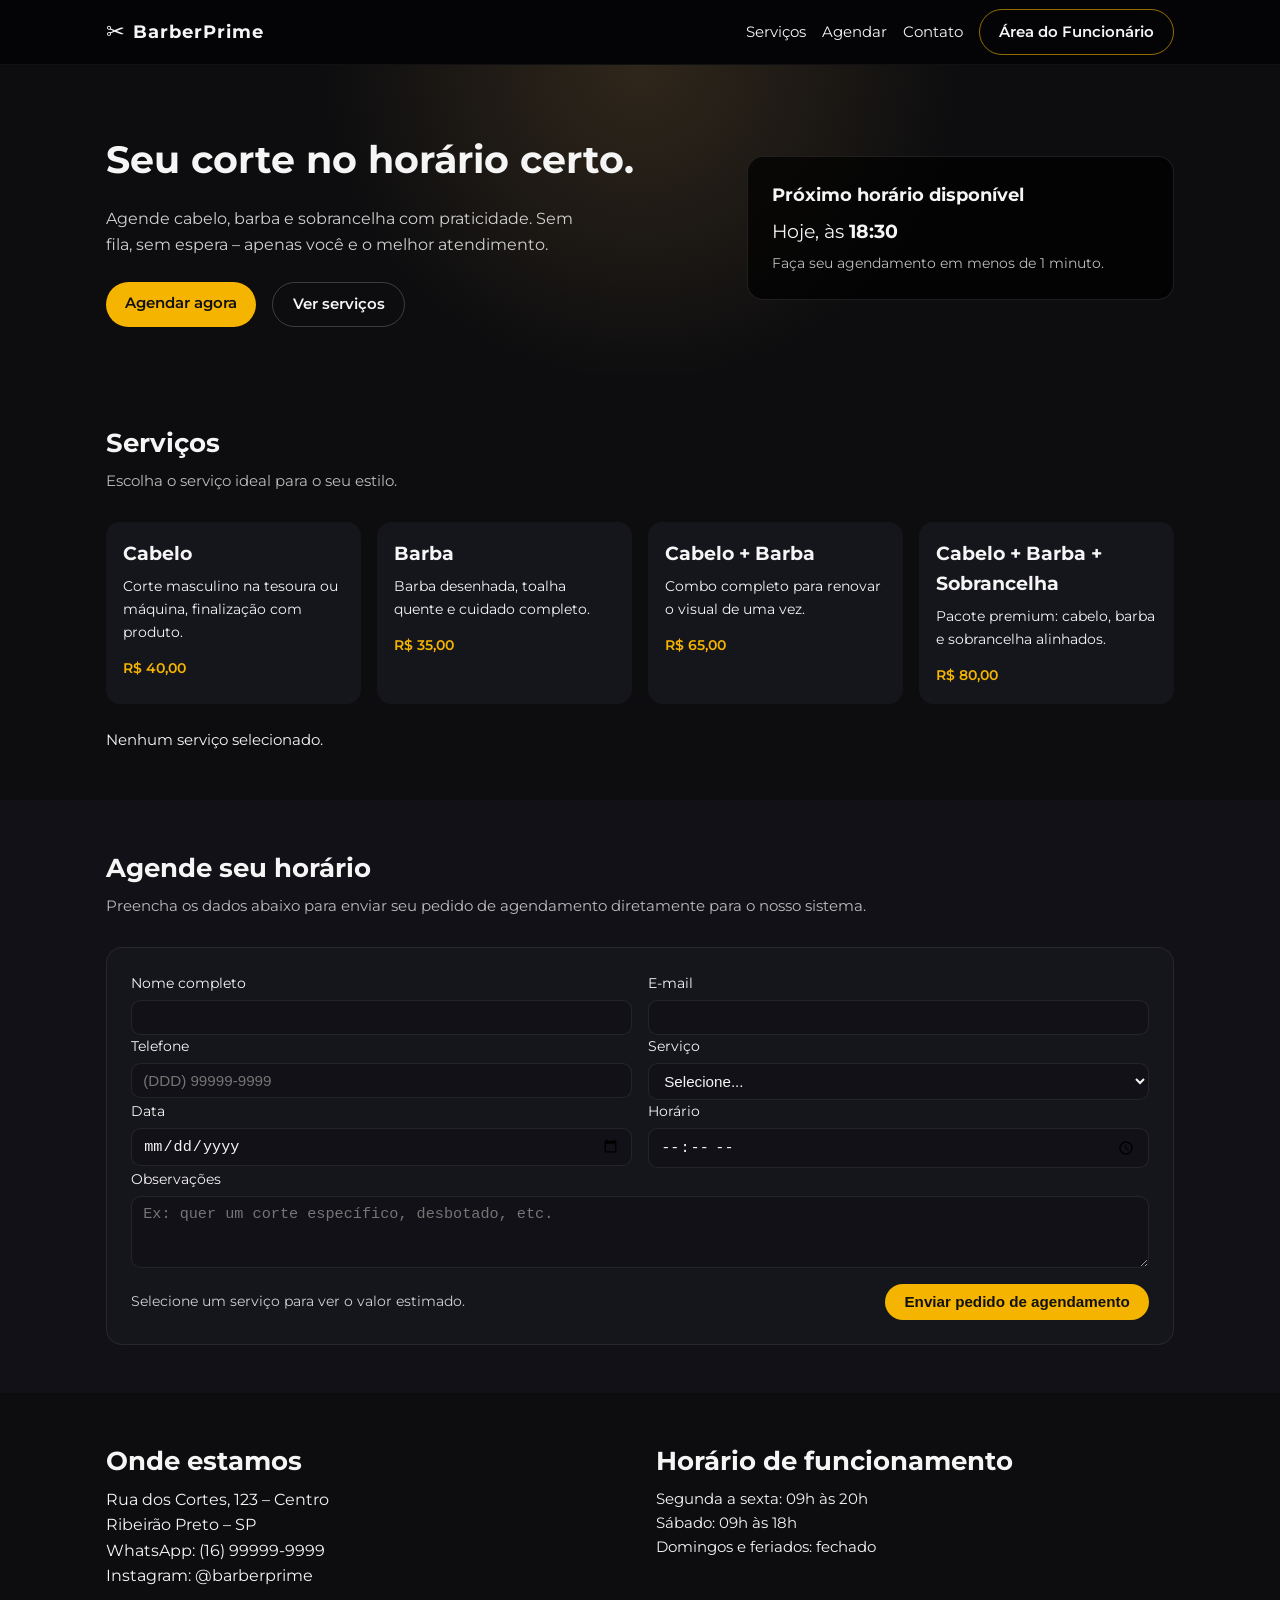
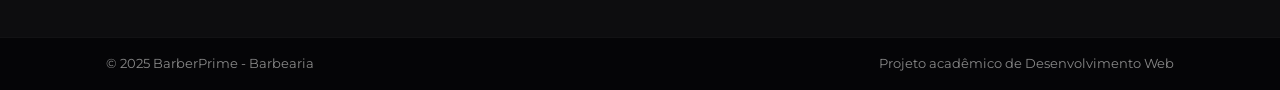
<file: index.html>
<!DOCTYPE html>
<html lang="pt-BR">
<head>
    <meta charset="UTF-8">
    <title>BarberPrime - Barbearia & Agendamentos</title>
    <meta name="viewport" content="width=device-width, initial-scale=1">

    <link rel="stylesheet" href="style.css">

    <!-- Fonte opcional (pode tirar se quiser deixar mais simples) -->
    <link rel="preconnect" href="https://fonts.googleapis.com">
    <link rel="preconnect" href="https://fonts.gstatic.com" crossorigin>
    <link 
      href="https://fonts.googleapis.com/css2?family=Montserrat:wght@300;400;600;700&display=swap" 
      rel="stylesheet">
</head>
<body>
    <header class="topbar">
        <div class="container topbar-content">
            <div class="logo">
                <span class="logo-mark">✂️</span>
                <span class="logo-text">BarberPrime</span>
            </div>

            <nav class="nav">
                <a href="#servicos">Serviços</a>
                <a href="#agendamento">Agendar</a>
                <a href="#contato">Contato</a>
                <a href="login.html" class="btn-outline">Área do Funcionário</a>
            </nav>
        </div>
    </header>

    <main>
        <!-- HERO -->
        <section class="hero">
            <div class="container hero-grid">
                <div class="hero-text">
                    <h1>Seu corte no horário certo.</h1>
                    <p>
                        Agende cabelo, barba e sobrancelha com praticidade.
                        Sem fila, sem espera – apenas você e o melhor atendimento.
                    </p>
                    <div class="hero-actions">
                        <a href="#agendamento" class="btn-primary">Agendar agora</a>
                        <a href="#servicos" class="btn-secondary">Ver serviços</a>
                    </div>
                </div>

                <div class="hero-card">
                    <h2>Próximo horário disponível</h2>
                    <p class="hero-slot">Hoje, às <strong>18:30</strong></p>
                    <p class="hero-small">Faça seu agendamento em menos de 1 minuto.</p>
                </div>
            </div>
        </section>

        <!-- SERVIÇOS -->
        <section class="section" id="servicos">
            <div class="container">
                <h2 class="section-title">Serviços</h2>
                <p class="section-subtitle">
                    Escolha o serviço ideal para o seu estilo.
                </p>

                <div class="cards-grid">
                    <article class="card-servico" data-servico="Corte de Cabelo" data-preco="40">
                        <h3>Cabelo</h3>
                        <p>Corte masculino na tesoura ou máquina, finalização com produto.</p>
                        <p class="preco">R$ 40,00</p>
                    </article>

                    <article class="card-servico" data-servico="Barba" data-preco="35">
                        <h3>Barba</h3>
                        <p>Barba desenhada, toalha quente e cuidado completo.</p>
                        <p class="preco">R$ 35,00</p>
                    </article>

                    <article class="card-servico" data-servico="Cabelo + Barba" data-preco="65">
                        <h3>Cabelo + Barba</h3>
                        <p>Combo completo para renovar o visual de uma vez.</p>
                        <p class="preco">R$ 65,00</p>
                    </article>

                    <article class="card-servico" data-servico="Cabelo + Barba + Sobrancelha" data-preco="80">
                        <h3>Cabelo + Barba + Sobrancelha</h3>
                        <p>Pacote premium: cabelo, barba e sobrancelha alinhados.</p>
                        <p class="preco">R$ 80,00</p>
                    </article>
                </div>

                <p class="selected-service" id="selectedServiceText">
                    Nenhum serviço selecionado.
                </p>
            </div>
        </section>

        <!-- AGENDAMENTO -->
        <section class="section section-alt" id="agendamento">
            <div class="container">
                <h2 class="section-title">Agende seu horário</h2>
                <p class="section-subtitle">
                    Preencha os dados abaixo para enviar seu pedido de agendamento diretamente
                    para o nosso sistema.
                </p>

                <form class="form" id="formAgendamento">
                    <div class="form-row">
                        <div class="form-group">
                            <label for="nome">Nome completo</label>
                            <input type="text" id="nome" name="nome" required>
                        </div>
                        <div class="form-group">
                            <label for="email">E-mail</label>
                            <input type="email" id="email" name="email" required>
                        </div>
                    </div>

                    <div class="form-row">
                        <div class="form-group">
                            <label for="telefone">Telefone</label>
                            <input type="tel" id="telefone" name="telefone" placeholder="(DDD) 99999-9999">
                        </div>
                        <div class="form-group">
                            <label for="servicoSelect">Serviço</label>
                            <select id="servicoSelect" name="servico" required>
                                <option value="">Selecione...</option>
                                <option value="Corte de Cabelo">Cabelo</option>
                                <option value="Barba">Barba</option>
                                <option value="Cabelo + Barba">Cabelo + Barba</option>
                                <option value="Cabelo + Barba + Sobrancelha">
                                    Cabelo + Barba + Sobrancelha
                                </option>
                            </select>
                        </div>
                    </div>

                    <div class="form-row">
                        <div class="form-group">
                            <label for="data">Data</label>
                            <input type="date" id="data" name="data" required>
                        </div>
                        <div class="form-group">
                            <label for="hora">Horário</label>
                            <input type="time" id="hora" name="hora" required>
                        </div>
                    </div>

                    <div class="form-group">
                        <label for="observacoes">Observações</label>
                        <textarea id="observacoes" name="observacoes" rows="3"
                            placeholder="Ex: quer um corte específico, desbotado, etc."></textarea>
                    </div>

                    <div class="form-footer">
                        <p id="resumoPreco" class="resumo-preco">
                            Selecione um serviço para ver o valor estimado.
                        </p>
                        <button type="submit" class="btn-primary">
                            Enviar pedido de agendamento
                        </button>
                    </div>
                </form>
            </div>
        </section>

        <!-- CONTATO / RODAPÉ -->
        <section class="section" id="contato">
            <div class="container contato-grid">
                <div>
                    <h2 class="section-title">Onde estamos</h2>
                    <p>
                        Rua dos Cortes, 123 – Centro<br>
                        Ribeirão Preto – SP
                    </p>
                    <p>
                        WhatsApp: (16) 99999-9999<br>
                        Instagram: @barberprime
                    </p>
                </div>

                <div>
                    <h2 class="section-title">Horário de funcionamento</h2>
                    <ul class="horarios">
                        <li>Segunda a sexta: 09h às 20h</li>
                        <li>Sábado: 09h às 18h</li>
                        <li>Domingos e feriados: fechado</li>
                    </ul>
                </div>
            </div>
        </section>
    </main>

    <footer class="footer">
        <div class="container footer-content">
            <span>© 2025 BarberPrime - Barbearia</span>
            <span>Projeto acadêmico de Desenvolvimento Web</span>
        </div>
    </footer>

    <script src="script.js"></script>
</body>
</html>
</file>
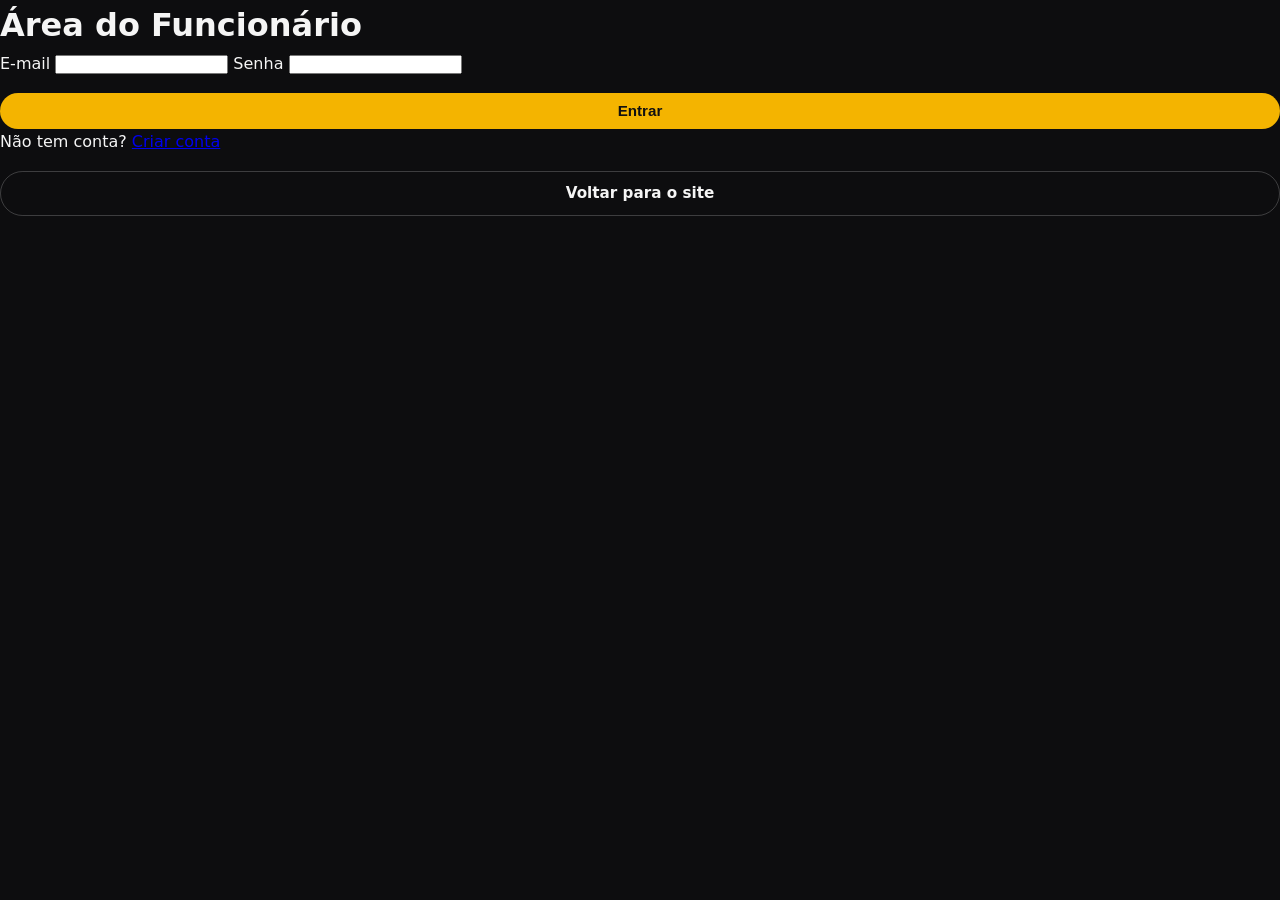
<file: login.html>
<!DOCTYPE html>
<html lang="pt-BR">
<head>
    <meta charset="UTF-8">
    <title>Login - BarberPrime</title>
    <link rel="stylesheet" href="style.css">
</head>
<body class="login-body">

    <div class="login-card">
        <h1>Área do Funcionário</h1>

        <form id="formLogin">
            <label>E-mail</label>
            <input type="email" id="email" required>

            <label>Senha</label>
            <input type="password" id="senha" required>

            <button type="submit" class="btn-primary" style="width:100%; margin-top:1rem;">
                Entrar
            </button>
        </form>

        <p class="login-info">
            Não tem conta?
            <a href="#" id="btnFakeCadastro">Criar conta</a>
        </p>

        <a href="index.html" class="btn-secondary" 
           style="display:block; text-align:center; margin-top:1rem;">
           Voltar para o site
        </a>
    </div>

    <script src="script.js"></script>
</body>
</html>
</file>
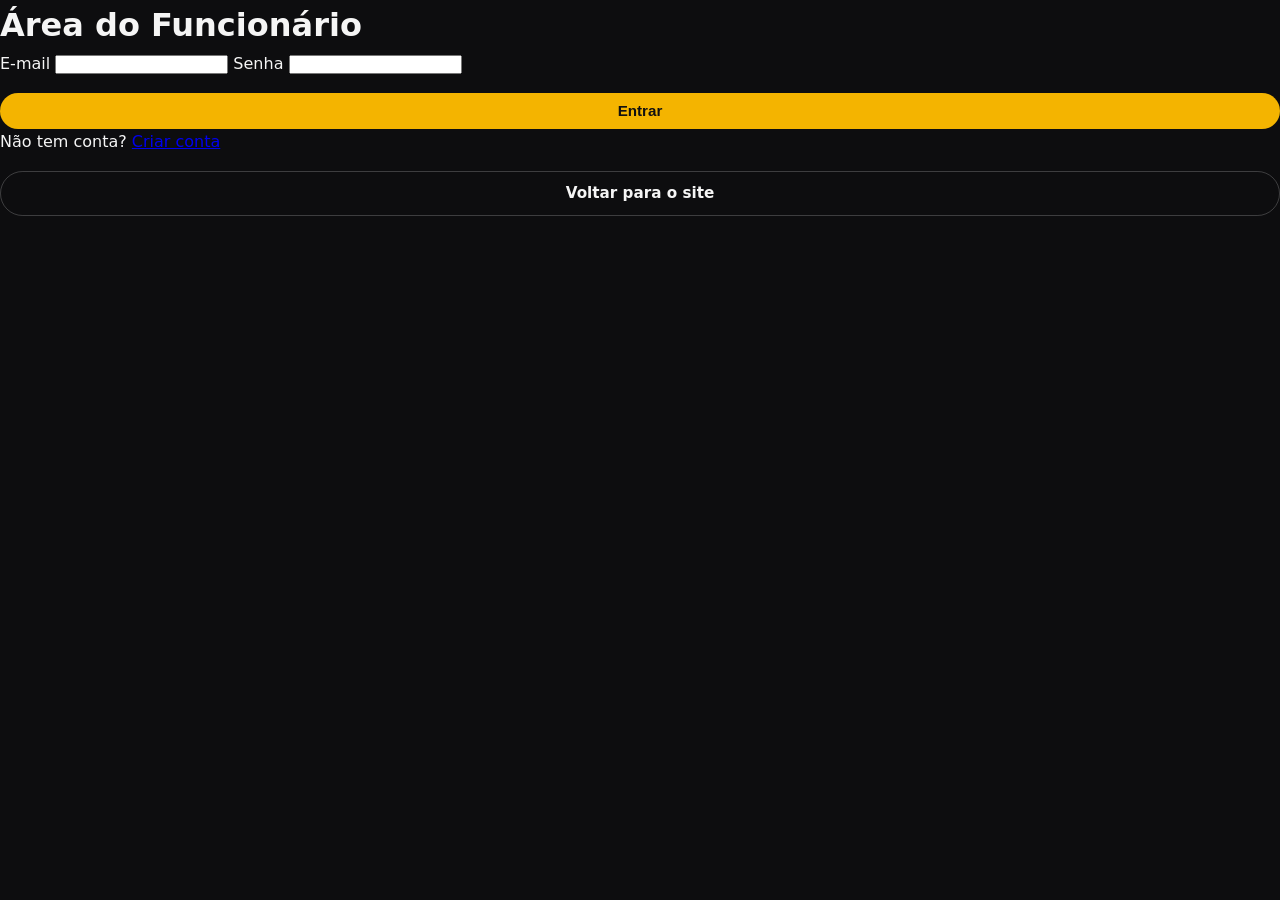
<file: painel.html>
<!DOCTYPE html>
<html lang="pt-BR">
<head>
    <meta charset="UTF-8">
    <title>Painel - BarberPrime</title>
    <link rel="stylesheet" href="style.css">
</head>
<body class="painel-body">

    <header class="painel-header">
        <h1>Painel da Barbearia</h1>

        <div style="display:flex; gap:0.5rem;">
            <a href="index.html" class="btn-secondary">Voltar ao site</a>
            <button id="logoutBtn" class="btn-secondary">Sair</button>
        </div>
    </header>

    <main class="painel-main">

        <h2>Agendamentos</h2>

        <table class="tabela-agendamentos">
            <thead>
                <tr>
                    <th>Cliente</th>
                    <th>Serviço</th>
                    <th>Data</th>
                    <th>Hora</th>
                    <th>Ações</th>
                </tr>
            </thead>

            <tbody id="listaAgendamentos">
                <!-- Dados virão do back-end -->
            </tbody>
        </table>

    </main>

    <script src="script.js"></script>
</body>
</html>
</file>
<file: style.css>
* {
    box-sizing: border-box;
    margin: 0;
    padding: 0;
}

body {
    font-family: "Montserrat", system-ui, -apple-system, BlinkMacSystemFont, sans-serif;
    background: #0d0d0f;
    color: #f5f5f5;
    line-height: 1.6;
}

/* CONTAINER BASE */
.container {
    width: 100%;
    max-width: 1100px;
    margin: 0 auto;
    padding: 0 1rem;
}

/* TOPO */
.topbar {
    position: sticky;
    top: 0;
    z-index: 10;
    background: rgba(5, 5, 7, 0.95);
    backdrop-filter: blur(10px);
    border-bottom: 1px solid rgba(255, 255, 255, 0.05);
}

.topbar-content {
    display: flex;
    align-items: center;
    justify-content: space-between;
    height: 64px;
}

.logo {
    display: flex;
    align-items: center;
    gap: 0.5rem;
    font-weight: 700;
    font-size: 1.1rem;
}

.logo-mark {
    font-size: 1.4rem;
}

.logo-text {
    letter-spacing: 1px;
}

.nav {
    display: flex;
    align-items: center;
    gap: 1rem;
}

.nav a {
    text-decoration: none;
    color: #f5f5f5;
    font-size: 0.95rem;
    transition: opacity 0.2s;
}

.nav a:hover {
    opacity: 0.7;
}

/* BOTÕES */
.btn-primary,
.btn-secondary,
.btn-outline {
    display: inline-block;
    padding: 0.6rem 1.2rem;
    border-radius: 999px;
    font-size: 0.95rem;
    font-weight: 600;
    text-decoration: none;
    cursor: pointer;
    border: none;
}

.btn-primary {
    background: #f4b400;
    color: #111;
}

.btn-primary:hover {
    filter: brightness(1.05);
}

.btn-secondary {
    background: transparent;
    color: #f5f5f5;
    border: 1px solid rgba(255, 255, 255, 0.2);
}

.btn-outline {
    background: transparent;
    color: #f5f5f5;
    border: 1px solid rgba(244, 180, 0, 0.6);
}

.btn-secondary:hover,
.btn-outline:hover {
    background: rgba(255, 255, 255, 0.05);
}

/* HERO */
.hero {
    padding: 4rem 0 3rem;
    background: radial-gradient(circle at top, #30271b 0, #0d0d0f 45%);
}

.hero-grid {
    display: grid;
    grid-template-columns: 2fr 1.4fr;
    gap: 2rem;
    align-items: center;
}

.hero-text h1 {
    font-size: clamp(2.2rem, 3vw, 3rem);
    margin-bottom: 1rem;
}

.hero-text p {
    max-width: 480px;
    color: #d0d0d0;
    margin-bottom: 1.5rem;
}

.hero-actions {
    display: flex;
    gap: 1rem;
    flex-wrap: wrap;
}

.hero-card {
    background: rgba(0, 0, 0, 0.7);
    border-radius: 1rem;
    padding: 1.5rem;
    border: 1px solid rgba(255, 255, 255, 0.1);
}

.hero-card h2 {
    font-size: 1.1rem;
    margin-bottom: 0.4rem;
}

.hero-slot {
    font-size: 1.2rem;
    margin-bottom: 0.4rem;
}

.hero-small {
    font-size: 0.85rem;
    color: #bbbbbb;
}

/* SEÇÕES */
.section {
    padding: 3rem 0;
}

.section-alt {
    background: #111117;
}

.section-title {
    font-size: 1.6rem;
    margin-bottom: 0.3rem;
}

.section-subtitle {
    font-size: 0.95rem;
    color: #bbbbbb;
    margin-bottom: 1.8rem;
}

/* SERVIÇOS */
.cards-grid {
    display: grid;
    grid-template-columns: repeat(4, minmax(0, 1fr));
    gap: 1rem;
    margin-top: 1.5rem;
}

.card-servico {
    background: #15151c;
    padding: 1rem;
    border-radius: 0.9rem;
    border: 1px solid transparent;
    cursor: pointer;
    transition: transform 0.15s ease, border-color 0.15s ease, box-shadow 0.15s ease;
}

.card-servico h3 {
    margin-bottom: 0.4rem;
}

.card-servico p {
    font-size: 0.9rem;
}

.card-servico .preco {
    margin-top: 0.8rem;
    font-weight: 600;
    color: #f4b400;
}

.card-servico:hover {
    transform: translateY(-2px);
    border-color: rgba(244, 180, 0, 0.7);
    box-shadow: 0 10px 20px rgba(0, 0, 0, 0.4);
}

.card-servico.selecionado {
    border-color: #f4b400;
    box-shadow: 0 0 0 1px rgba(244, 180, 0, 0.4);
}

.selected-service {
    margin-top: 1.5rem;
    font-size: 0.95rem;
}

/* FORMULÁRIO */
.form {
    background: #15151c;
    border-radius: 1rem;
    padding: 1.5rem;
    border: 1px solid rgba(255, 255, 255, 0.07);
}

.form-row {
    display: flex;
    flex-wrap: wrap;
    gap: 1rem;
}

.form-group {
    flex: 1;
    min-width: 180px;
    display: flex;
    flex-direction: column;
    gap: 0.3rem;
}

.form-group label {
    font-size: 0.9rem;
}

.form-group input,
.form-group select,
.form-group textarea {
    background: #111117;
    border-radius: 0.6rem;
    border: 1px solid rgba(255, 255, 255, 0.08);
    padding: 0.5rem 0.7rem;
    color: #f5f5f5;
    font-size: 0.95rem;
    outline: none;
}

.form-group input:focus,
.form-group select:focus,
.form-group textarea:focus {
    border-color: #f4b400;
}

.form-footer {
    margin-top: 1rem;
    display: flex;
    flex-wrap: wrap;
    gap: 1rem;
    align-items: center;
    justify-content: space-between;
}

.resumo-preco {
    font-size: 0.9rem;
    color: #d0d0d0;
}

/* CONTATO */
.contato-grid {
    display: grid;
    grid-template-columns: repeat(2, minmax(0, 1fr));
    gap: 2rem;
}

.horarios {
    list-style: none;
    font-size: 0.95rem;
}

/* RODAPÉ */
.footer {
    border-top: 1px solid rgba(255, 255, 255, 0.05);
    padding: 1rem 0;
    background: #050507;
}

.footer-content {
    display: flex;
    justify-content: space-between;
    gap: 1rem;
    font-size: 0.8rem;
    color: #888;
}

/* RESPONSIVO */
@media (max-width: 900px) {
    .hero-grid {
        grid-template-columns: 1fr;
    }

    .hero-card {
        order: -1;
        margin-bottom: 1.5rem;
    }

    .cards-grid {
        grid-template-columns: repeat(2, minmax(0, 1fr));
    }

    .nav {
        gap: 0.6rem;
    }

    .nav a {
        font-size: 0.8rem;
    }
}

@media (max-width: 600px) {
    .cards-grid {
        grid-template-columns: 1fr;
    }

    .form-footer {
        flex-direction: column;
        align-items: flex-start;
    }

    .contato-grid {
        grid-template-columns: 1fr;
    }

    .topbar-content {
        flex-direction: column;
        justify-content: center;
        gap: 0.5rem;
        height: auto;
        padding: 0.5rem 0;
    }
}
</file>
